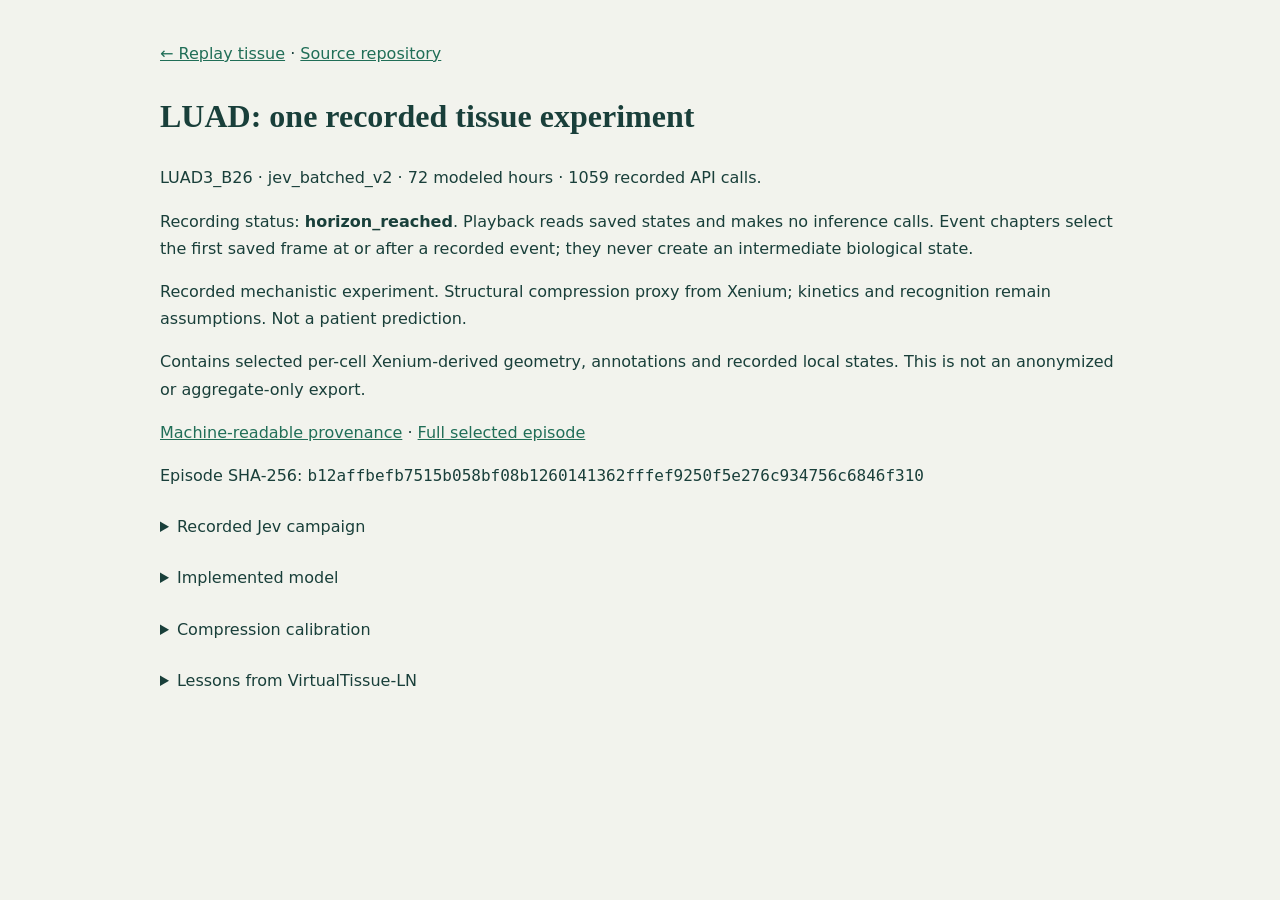
<file: site/model.html>
<!doctype html><html lang="en"><head><meta charset="utf-8"><meta name="viewport" content="width=device-width,initial-scale=1"><title>LUAD · Model and provenance</title><style>body{max-width:960px;margin:40px auto;padding:0 24px;background:#f2f3ed;color:#193f3a;font:16px/1.7 system-ui}h1{font-family:Georgia}a{color:#206e57}pre{white-space:pre-wrap;overflow-wrap:anywhere;font:13px/1.6 system-ui}details{margin:24px 0}code{overflow-wrap:anywhere}</style></head><body><a href="./">← Replay tissue</a> · <a href="https://github.com/hylixinsights/VirtualTissue-LUAD">Source repository</a><h1>LUAD: one recorded tissue experiment</h1><p>LUAD3_B26 · jev_batched_v2 · 72 modeled hours · 1059 recorded API calls.</p><p>Recording status: <strong>horizon_reached</strong>. Playback reads saved states and makes no inference calls. Event chapters select the first saved frame at or after a recorded event; they never create an intermediate biological state.</p><p>Recorded mechanistic experiment. Structural compression proxy from Xenium; kinetics and recognition remain assumptions. Not a patient prediction.</p><p>Contains selected per-cell Xenium-derived geometry, annotations and recorded local states. This is not an anonymized or aggregate-only export.</p><p><a href="./provenance.json">Machine-readable provenance</a> · <a href="./recordings/episode.luad2.json.gz" download>Full selected episode</a></p><p>Episode SHA-256: <code>b12affbefb7515b058bf08b1260141362fffef9250f5e276c934756c6846f310</code></p><details><summary>Recorded Jev campaign</summary><pre># Recorded Jev campaign: 5,000-request ceiling

30 September 2026. B26 S1, seed 21, the previously validated structural compression contract and an unchanged numerical kernel. The user explicitly authorized the Xenium-derived cellular payload to the official Jev endpoint and raised the cumulative ceiling to 5,000 requests. The earlier one-request smoke test remains counted.

## Recorded outcome

The actual Jev trajectory reached **72 modeled hours**, stopping with `horizon_reached`. It used **1,059 new HTTP requests**, carrying **17,071 individual cellular decisions**. Including the earlier smoke, cumulative use is **1,060 / 5,000 requests**; **3,940** remain unused. A ceiling is not a requirement to spend the remaining calls after the planned 72 h experiment ends.

Returned model: `jev-1.13.0`. Invalid individual answers: **0**. Unknown-usage requests in this trajectory: **0**. No automatic retry, policy substitution, mid-run prompt revision or outcome-based stopping was used.

| Quantity | Jev recording | Matched local-policy control |
|---|---:|---:|
| Live tumor at final time | 94 | 79 |
| Cumulative death commitments | 45 | 121 |
| Physical divisions (all lineages) | 0 | 116 |
| Recruited CD8 | 0 | 0 |
| Peak zero-area bodies | 0 | 0 |
| Terminally exhausted CD8 at final time | 10 | 11 |

Both trajectories start from 139 tumor cells in the same 1,000-cell ROI with 441 context objects. Death commitments and divisions are cumulative; a final population difference is not itself a measured killing rate. Recognition and functional competence are declared S1 assumptions. These outcomes do not establish patient-level predictive validity.

## Decisions and pilot review

The first round contained 240 questions in 12 requests. All 240 returned valid responses. The concentration flag reflected 126 initially proliferating tumor cells (52.5% of the questions), not CD8 overuse. All 139 initial tumor choices were quiescence, while 10 contact-licensed CD8 choices were degranulation. The initial pilot was inspected and then reused from its journal without repayment. Quiet B/plasma and context cells remained unqueried.

| Chosen behavior | Count |
|---|---:|
| DEGRANULATE | 186 |
| EFFEROCYTOSE | 2 |
| HOLD_CONTACT | 601 |
| HOLD_POSITION | 12,004 |
| MIGRATE_UP_CXCL9 | 2,212 |
| REMAIN_QUIESCENT | 658 |
| REST | 10 |
| SECRETE_CXCL9 | 2 |
| WAIT | 1,396 |

| Cell type | Individual decisions |
|---|---:|
| CAF | 81 |
| Fibroblast | 122 |
| Macrophage_SPP1 | 679 |
| T_CD4 | 795 |
| T_CD8_cytotoxic | 14,736 |
| Tumor | 64 |
| Tumor_proliferating | 594 |

Across the full trajectory, CD8 cells received 86.3% of questions. This reflects the declared wake scheduler and eligibility, not independent evidence of cellular importance. Repeated hold choices are visible in the receipts. Jev selected no proliferative behavior; the lack of division is therefore a policy outcome in this experiment, not proof of absent tumor proliferation in the biopsy. No growth or insertion trial was blocked in this trajectory.

All decisions match a saved Jev reply, exact local observation and permitted menu. Rounding/argmax repairs under the predeclared tolerances: `{&quot;rounded_sum_normalized&quot;: 130, &quot;small_argmax_gap&quot;: 4}`. Raw replies remain preserved in the local journal; repaired preferences never become biological rates.

## Mechanical and numerical verification

Peak zero-area bodies: **0**. Minimum area/proxy ratio: **1.0000000538**. Motionless ticks: **4 / 432**. Global substep rollbacks: **143**. Rejected growth proposals: **0**. Rejected insertion trials: **0**.

The generalized recording verifier and compression verifier passed. They check geometry, final overlap, identity/fate accounting, field balance and residuals, quiet-cell exclusion, per-cell daily question caps and saved-state integrity. The earlier calibration controls and source data are preserved.

A second execution reconstructed every biological decision, event, numerical metric, body, saved frame and final state from the durable journal. It matched exactly, used **zero new HTTP requests**, and left the journal unchanged. Final-state fingerprint: `0a84d5eb52345e38732f63cb73a323880458cd7319a894e4714ebca2b05200ba`.

The complete suite passed **103 tests in 55.05 seconds**. The strict reference validator reported zero errors/warnings. Test providers are synthetic; actual Jev validation is evidenced separately by this paid recording and receipt audit.

## Reported usage

The main trajectory reports `{&quot;input_tokens&quot;: 13406643, &quot;output_tokens&quot;: 979629}` tokens. The earlier smoke reports `{&quot;input_tokens&quot;: 15421, &quot;output_tokens&quot;: 1346}`. These are distinct sets of requests; do not count the cached pilot again. No dollar cost or current service tariff is inferred here.

## Replay and GitHub preparation

`outputs/publication/jev-site/` is the selected static replay. Event chapters, cell inspection, next-frame/final-state controls and the provenance page read saved data. Event time and saved-frame time are labeled separately. Its Content Security Policy disables network connections, and playback requires no key or inference service.

Prepared artifacts:

- `dist/VirtualTissue-LUAD-ready-to-upload.zip`: allowlisted source plus the selected replay for the specified repository.
- `dist/VirtualTissue-LUAD-static-replay.zip`: only the static player and selected recording.
- `outputs/github-upload/VirtualTissue-LUAD/`: expanded repository with upload instructions and file hashes.
- `outputs/jev-campaign-20260930-5000/`: private journals, original checkpoints, verification and reconstruction evidence.

The selected upload package contains per-cell Xenium-derived observations and geometry. It is not anonymized. Raw H5AD inputs, unselected runs, API journals, credentials and local environments remain excluded. No repository push or website deployment was performed. See [GitHub instructions](GITHUB_RELEASE.md) and [the LN review](LN_REVIEW.md).
</pre></details><details><summary>Implemented model</summary><pre># Autonomous LUAD runtime 0.2.0

**Version 0.2.1 update:** new experiments use `runtime-v2-calibrated.json`. The structural compression constraint, conservative growth initialization and damped recovery of initially hidden cells supersede the corresponding legacy mechanics described below. See [CALIBRATION.md](CALIBRATION.md) and [CALIBRATION_RESULTS.md](CALIBRATION_RESULTS.md). The subsequent live Jev campaign completed 72 h and 17,071 valid individual decisions; see [JEV_CAMPAIGN_5000.md](JEV_CAMPAIGN_5000.md). The historical no-live statements below describe the original v0.2.0 delivery. The campaign runner also supports hidden terminal key input, keeping the key out of the command line and recordings.

Implemented 29 September 2026. B26 is the primary TLS–tumor experiment; B27 is the secondary tumor–stroma comparison. The immutable atlas retains measured polygons, both annotations, raw scores, depth residuals, missing values and contact provenance. The autonomous runtime owns a separate mutable state.

## Entry points and reproducibility

`scripts/run_autonomous.py` records local or explicitly capped Jev experiments. `scripts/verify_autonomous.py` validates completed recordings and writes an aggregate comparison. `scripts/export_player.py` exports a private standalone HTML replay. `server.py` serves both the moving-tissue viewer at `/` and the preserved fixed-geometry laboratory at `/atlas`.

The authority for numerical values, competence assumptions and scenario switches is `contracts/runtime-v2.json`, embedded in every episode. The M1 mechanics exercise remains available through `scripts/run_v2_mechanics.py`; the v0.1 engine and contract remain separate. No sibling runtime code or credentials are imported.

## Initial condition and identity

B26 starts with 1,000 acting cells, including 381 B cells, 205 primary-annotation CD8 cells and 139 tumor cells, plus 441 context objects. B27 starts with 1,000 acting cells and 328 context objects. These are measured initial populations. Born and recruited cells have explicit origins and new, nonreused identifiers.

S0 uses the conservative identity intersection and unknown recognition. S1–S8 use the declared primary annotation policy and explicit recognition. The recognition-off control uses the same primary policy with recognition denied. None of these scenarios infers antigen recognition from RNA, proximity or a pathway score.

The named `autonomous_exploratory_v1` competence profile explicitly assigns functional machinery for the implemented programs, including receptors absent from this panel. Identity and contact gates still apply, and recognition/effector/clearance competence have separate gates. This profile is an experimental model assumption, not a claim that missing receptors or protein states were observed.

B/plasma cells remain quiet mechanical objects. Occluded objects remain unannotated. The outer context ring is fixed; interior context is mechanically active as specified in M1, while its observations and non-autonomous role remain frozen. Context endothelium provides scenario-assigned nutrient exchange but never receives a question, sprouts, recruits or spends resources.

## Fields and mechanics

The existing bounded power diagram supplies cell shapes, pressure, displacements, cell division and removal. Measured polygons are displayed at time zero; later frames reconstruct the recorded power cells. The viewer approximates disk arcs with 48 sides; kernel geometry uses its analytic diagram. Hidden compressed cells remain accounted for and are reported, not silently deleted.

The field grid has 4 µm spacing on a rectangle enclosing the mechanical halo. Its origin and dimensions are identical across scenarios for the same atlas; adding a virtual nerve cannot enlarge the grid. The external nerve&#x27;s integrated flux is deposited onto the nearest boundary nodes. All fields are SIM dimensionless variables. The boundary otherwise has zero normal flux. Nutrients enter through assigned perfused endothelial sites, not from an arbitrary oxygenated border.

Conservative bilinear deposition transfers integrated cellular sources/sinks onto the grid. For soluble fields, each tick solves `D L c + (decay + sink) c = source`, where `L` is a finite-volume reflecting Laplacian. Nutrient exchange contributes both source and first-order sink; consumption is scaled by target area and the individual glycolytic fraction. Nonnegative sources and sinks produce nonnegative concentrations. Every solve records residual and integrated source/loss balance.

Oxygen and glucose are consumed; glycolysis lowers oxygen demand and raises glucose demand and lactate production. Programs supply IFNγ-like, CXCL9/10-like, VEGF-like and TGFβ-like sources. IFNγ exposure licenses a declared downstream chemokine response in tumor/macrophage cells. Matrix uses conservative implicit Euler integration, so deposition persists after secretion stops and decays over time. Soluble fields are quasi-steady; this approximation does not model molecular transport delay.

The viewer stores every second grid node at 8 µm and five decimal places for display. Physics uses the full grid. Saved positions and final biological states are not rounded. Field colors are dimensionless and use a displayed per-frame range; comparison images may therefore have different color ranges. Compare numeric readouts as well as colors.

## Programs and clocks

| Cell | Implemented behavior and consequence |
|---|---|
| CD8 | Random scan, chemotaxis, hold, disengage, rest, finite-material contact degranulation, exhaustion/recovery and refill; CD4 help licenses a crowding-limited expansion clock |
| Tumor | Space/nutrient-gated accelerated cycle; individual glycolytic/oxidative shifts; IFNγ-gated PD-L1 display; stress-gated VEGF secretion; kernel-owned damage commitment, death and sustained-hypoxia necrosis |
| Macrophage | Contact-bound finite-capacity efferocytosis, patrol, inflammatory chemokine or suppressive VEGF/TGFβ programs with a minimum polarization dwell |
| Endothelial | VEGF-gated tip motion; a new endothelial contact, followed by a delay, is required for perfusion; declared local influx at perfused, chemokine-exposed, uncrowded acting vessels |
| CAF/fibroblast | Tumor-interface matrix or TGFβ deposition; CAF also has a VEGF program |
| CD4 | Chemotaxis and contact help to an already stimulated CD8; help reduces exhaustion and grants a limited division license |
| B/plasma/occluded | No autonomous programs or inference questions |

The tumor cycle is an accelerated 24 h SIM clock. The proliferating annotation initializes a seeded phase offset at the first licensed cycle entry, not an obligatory division. Growth raises target area toward twice its base; division checks local pressure again. Parents keep their IDs; daughters get new IDs and inherited provenance. CD8 division partitions existing pulses instead of duplicating effector material.

Cytotoxic programs require a live contacted acting tumor, declared recognition and competence, material, cooldown completion, adequate glucose and nonterminal exhaustion. Completion rechecks physical contact and target state. Damage is additive and modified by exhaustion, lactate and inhibitory ligand. A threshold commits apoptosis, a separate clock produces intact death, and a macrophage may clear the corpse once. Necrosis requires sustained low oxygen and removes the body with its area recorded. These fates are engine events, never model-selected death options.

Sprouting is a coarse endothelial-tip displacement model. It records a connecting segment; it is not a resolved lumen, vascular tree or hemodynamic model. Existing endothelial neighbors at sprout initiation do not count as a newly formed anastomosis. An unconnected segment does not perfuse. A tip that joins a new perfused endothelial neighbor gains perfusion only after the declared delay. Recruitment is a declared finite per-vessel insertion process followed by tissue relaxation, not measured leukocyte traffic.

## Virtual nerve

No nerve is observed in this patch. S5/S6/S8 place a declared 80 µm line just beyond the tumor-facing halo envelope, outside all initial cell disks. This is an imposed peripheral structure, with an explicit radius and no autonomous identity. NE-like and CGRP-like signals have separate switches. NE can increase exhaustion, reduce motility and license tumor VEGF or a cycle preference; CGRP can increase exhaustion. These transfers are SIM assumptions and their numerical coefficients are not literature-fitted lung parameters.

The line emits a spatial source; it does not imply innervation in this patient. Report any difference only as the **effect of a declared virtual nerve in this model**. S2 is the matched nerve-off comparison for S5/S6; S7 is the matched comparison for S8. Comparing S1 directly with S5 also changes recruitment and is not an isolated nerve ablation.

## Wake scheduling and decision audit

A new relevant heterotypic contact, field threshold crossing, program completion, cycle checkpoint or ROI entry may wake a cell. Wake reasons remain pending until its independent minimum interval and availability permit a decision. There must be at least two distinct legal behaviors; inactive synonyms do not manufacture questions. Each cell has a limit of 24 decisions per modeled day. Quiet cells are not recorded as artificial WAIT decisions.

Menus reuse the shared three-valued identity/condition evaluator. Unknown recognition cannot satisfy a gate. The policy sees local identity candidates, SIM state, fields, up to six contacts, wake reasons and excluded options. It never sees an objective tumor count or requested outcome. All proposals come from a common snapshot; seeded reservations resolve competing use of targets. Timed programs run independently between decisions.

The local policy is an explicit state-aware priority controller, not an inferred cellular policy. It prefers clearance/help, licensed killing, migration, context-appropriate metabolism/cycle and alternating stromal secretion. Its one-hot probabilities are bookkeeping. Tumor clearance or progression in a local run is conditional on that controller as well as the contract.

## Jev protocol and replay

The optional adapter batches at most 20 independent questions and at most 40,000 payload bytes (a conservative byte proxy, not an exact token count). A full local dry run estimates actual batches before a live command proceeds. The pinned default model is `jev-1.13.0`; it was not revalidated by a live call in this release.

Validation is per question: keys, finite probabilities/confidence, legal choice, rounded sum tolerance and argmax agreement. A small argmax gap of at most 0.02 may be repaired and is logged with the raw response; larger gaps withhold that cell&#x27;s program. A transport failure invalidates that batch without retry. Valid peers can proceed, and previously committed clocks continue.

A journal writes and flushes an intent before transport and the result before applying answers. Resume reconstructs from time zero with the same atlas/contract/scenario/seed and reuses exact request hashes. An intent without a result is an uncertain paid call and is never repaid automatically. The cap includes failures and all journaled requests. Interrupted/malformed journals fail closed for review. Keys come only from the process environment and are redacted before response data can enter journals or episodes.

Episodes contain the contract, atlas fingerprint, cell origins, frames, local decisions, all events, provider audit, final state and fingerprints. The verifier checks the final frame&#x27;s exact IDs, positions and viability against that final state. The portable player verifies a checksum of its embedded compressed payload. Playback only renders recorded states and never calls inference or the simulation kernel.

## Limits and acceptance

Paid recording journals also bind exact Python source hashes. A changed implementation cannot silently reuse the same journal as though only the seed and parameters defined the experiment. After 100 recorded decisions, a paid run stops for review if one cell type exceeds half of decisions or invalid answers exceed 10%.

The model remains uncalibrated. Its confinement wall, missing segmentation objects, power-cell shape approximation, mechanical pressure/motility coupling, accelerated proliferation, competence assignments and source strengths can dominate outcomes. Report hidden cells, crowding, perfusion and decision distribution alongside tumor counts. A 50% perfusion reduction does not guarantee hypoxia; do not tune a scenario merely to obtain a desired phenotype.

The viewer&#x27;s **Zero-area bodies** readout counts compressed modeled bodies that remain present but have no power-cell area. This is a geometry diagnostic, not a death count. The completed campaign and its substantial compression in some runs are documented in [RESULTS.md](RESULTS.md).

No antigen processing/presentation, clonal identity, GC, somatic hypermutation, class switching, full humoral response, Treg program, resolved lymph/blood flow or patient treatment prediction is implemented. Exhaustion labels are SIM threshold states, not identification of measured TPEX or terminal subtypes. The initial tumor-footprint depth readout refers to the original measured nest footprint, not a reconstructed biological invasion front.

M0 live smoke testing, M5 paid pilots and M6 paid recording campaigns are distinct from software completion. They require explicit paid intent and a cap. A &gt;50% question share in one cell type is a pilot-review flag. Local tests and free trajectories cannot establish Jev response validity, biological calibration or patient-level predictive accuracy.
</pre></details><details><summary>Compression calibration</summary><pre># Structural biological calibration and bounded Jev campaign

**30 September update:** the explicitly authorized Jev campaign is completed and audited in [JEV_CAMPAIGN_5000.md](JEV_CAMPAIGN_5000.md). Earlier authorization/budget statements below preserve the historical 29 September record.

29 September 2026. The user authorized biological calibration and at most 1,500 Jev requests across the whole campaign. Requests include smoke tests, pilots and failures. The secret is entered through a hidden terminal prompt or process environment; it is not written to a file or sent to the browser.

## What these measurements can identify

The supplied H5AD contains both `nucleus_area` and `cell_area`, joined through `cell_id`. All 1,000 B26 ROI cells have valid positive measurements with nucleus area no greater than cell area. Their dimensionless ratios support a lower-area proxy for each primary cell type. They do not identify elastic modulus, 3D volume, time-dependent shrinkage, motility speed, cycle duration, cytotoxic potency or drug response.

The primary structural profile uses the B26 10th percentile of nucleus/cell area by type, bounded to 0.1–0.8, multiplied by each body&#x27;s fitted initial target area. Types with fewer than five training cells and unannotated context use the pooled B26 fallback. This conservative population proxy is not a measured nuclear boundary for each individual cell. Its factor is 1.0; factors 0.6 and 0.8 are sensitivity checks. The original mobility coefficient 0.2 is retained because it cannot be identified from a static section; 0.5 is an exploratory numerical comparison. Tumor survival does not select the profile. B27 does not contribute to its biological ratios.

`contracts/runtime-v2-calibrated.json` records the measurements, sample counts, quantiles, source hash and operational choices. The supplied `rulebook/calibration.json`, biological manual and original runtime contract are preserved.

## Corrections to mechanics and cell growth

The previous dynamic rescue increased the power weight of compressed cells. This could compress adjacent cells and create further hidden objects. That rescue is disabled in the calibrated profile. Motion proposals are tested against the area proxy, and only violating contact neighborhoods are backtracked. Power-adjacent cells separated by an empty gap do not transmit a local rollback. Persistent violations freeze the affected neighborhood while leaving independent motion intact. The accepted displacement, not the rejected proposal, contributes to path length. Fixed context positions remain exact.

An intermediate development solver fell back too often to a whole-tissue rollback: B26 S1 had 168 motionless ticks out of 432, and the S2 stress test had 332. Those candidates were rejected even though they had zero hidden cells. The final solver adds local rollback and a regression test with two separate tissue islands. Both visibility and remaining motion are audited; zero hidden cells alone is not an acceptance criterion.

Growth proposals are evaluated together. A blocked neighborhood postpones its growth clock. Daughter placement and recruitment must pass the same check for every existing body and the proposed new body. Recruitment searches eight local positions outside the vessel center and defers an insertion when none fits. No birth or influx is counted until insertion succeeds. Death and clearance remain explicit biological events; compression alone does not manufacture death.

An unobserved random cycle phase previously created immediate target-area jumps in cells annotated as proliferating. The calibrated profile begins growth at licensed entry without those jumps. The accelerated cycle duration itself remains an assumption. This correction is included in the profile, so its comparison with v0.2.0 is a composite mechanics/initialization correction, not an isolated estimate of compression biology.

B27 exposed five already-hidden cells after the original initialization fit. A damped fallback at unchanged measured sites removed them in 134 additional iterations, with every reconstructed area within 1% of its measured target. This is numerical reconstruction of the holdout&#x27;s observed geometry, not fitting its biological parameters. Measured t=0 polygons and the measured contact handover remain available.

## Literature support and limits

[Salmon et al., JCI (2012)](https://www.jci.org/articles/view/45817) examined T-cell localization and migration in human lung tumor slices and implicated matrix architecture in access to tumor islets. This supports retaining spatial barriers and inspecting displacement instead of treating contact as a freely mixed process. It does not calibrate the numerical mobility or permeability of this particular section.

[Delarue et al., Biophysical Journal (2014)](https://doi.org/10.1016/j.bpj.2014.08.031) linked compression-induced volume reduction to reversible proliferation inhibition in tumor spheroids. This motivates withholding growth under crowding. The cell lines, 3D setup and measured stresses are not this LUAD biopsy, so no pressure in kPa or kinetic coefficient is imported from that experiment.

## Verification and paid inference

The checks cover aggressive motion, rejected growth and insertion without state mutation, exact static geometry, preservation of every initial B27 body, individual accounting and a persistent request cap. Long runs inspect the minimum area/proxy ratio, zero-area bodies, overlap, field balances, displacement and deferred growth/insertion. The primary profile and sensitivity experiments are selected independently of an intended tumor outcome.

The first live smoke batch used `jev-1.13.0` and validated all 20 questions with one request. [The official Choice/API contract](https://docs.typesafe.ai/api) defines the structured payload and response; response validity does not validate the biological choices. The adapter enforces kernel menus, model continuity, finite distributions and independent clocks. It never converts probabilities into biological rates.

`scripts/run_jev_campaign.py` performs a local dry run, records a paid pilot, pauses for inspection of a concentration flag, and can reconstruct the continuation using cached replies without repayment. It uses a whole-campaign ledger under `outputs/jev-campaign-20260929/` in addition to each run&#x27;s journal. Unknown or failed attempts consume the ceiling. The secret never appears in those journals. Protocol failures stop for inspection, without automatic retries or a local-policy substitution.

Execution counts and completed-run results are reported separately in `CALIBRATION_RESULTS.md`. A software pass or valid Jev response is not patient-level predictive validation.
</pre></details><details><summary>Lessons from VirtualTissue-LN</summary><pre># Lessons from VirtualTissue-LN applied to LUAD

Reviewed 30 September 2026 at [LN commit ff8fde3](https://github.com/hylixinsights/VirtualTissue-LN/commit/ff8fde3fae0267645ab75a7e4412e03ae74f4726). These are architectural and presentation lessons. No LN runtime, credentials, cell artwork or biological parameters were imported.

The [continuous-recording guide](https://github.com/hylixinsights/VirtualTissue-LN/blob/ff8fde3fae0267645ab75a7e4412e03ae74f4726/docs/CONTINUOUS_RECORDING.md) makes individual-cell causality easy to inspect: recorded events have chapters, the final state remains accessible, and the inspector exposes the selected cell&#x27;s permitted actions and receipts. LUAD now adds first-pulse, death-commitment, division, clearance and recruitment chapters, plus next-frame and final-state controls. A chapter is disabled if its event did not occur. The event time and displayed saved-frame time are stated separately. No interpolation invents an event or an intermediate biological state.

The [publication workflow](https://github.com/hylixinsights/VirtualTissue-LN/blob/ff8fde3fae0267645ab75a7e4412e03ae74f4726/docs/PUBLICATION.md) separates the research recorder from the selected static replay. LUAD&#x27;s new `scripts/build_site.py` follows that boundary: one explicitly selected episode, embedded matching atlas, relative links, provenance, checksums and a restricted file list. The generated page has `connect-src &#x27;none&#x27;`; it requires no API key, inference endpoint or Python backend when hosted. Existing local experiment handlers remain inert in the reused player code, and network requests are disabled by the static page policy. Building the package does not publish it.

The mechanism lessons already present in LUAD are independent cell clocks, finite resources, local observations, kernel-authorized menus, a durable paid-response journal and explicit separation of policy choices from physical events. The 5,000-call campaign retains those rules and the validated compression contract. Its main simulation is not stopped when a visually interesting result first occurs, and no prompt is revised mid-trajectory to elicit a desired fate.

The LN&#x27;s 3D artwork and lymph-node fate rules are unsuitable replacements for measured LUAD geometry. B26 is a 2D Xenium section with competing annotations and limited marker coverage. Its quiet B-cell follicle is not automatically a germinal center, and nuclear-area ratios do not identify migration, killing or division rates. The viewer therefore keeps measured polygons at t=0 and clearly labels subsequent power-cell geometry and modeled fields.

Known differences remain explicit: LUAD currently saves display frames every modeled hour while keeping every 10-minute numerical readout, decision and physical event. It does not claim the LN recorder&#x27;s lossless frame at every physical tick. Jev questions are batched, up to 20 independent questions per HTTP request; the call count is not the number of cellular decisions.
</pre></details></body></html>
</file>
